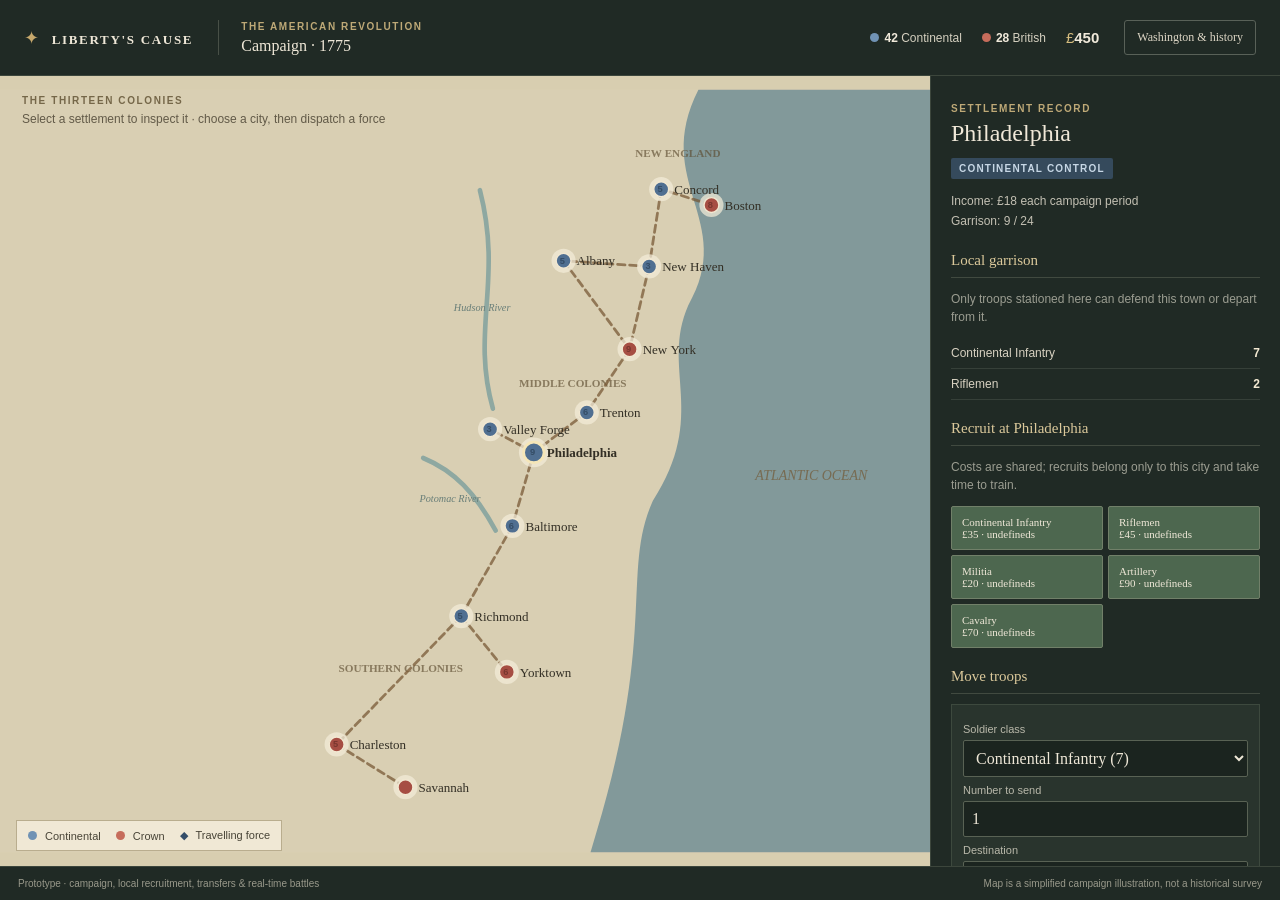
<file: index.html>
<!doctype html>
<html lang="en">
<head>
  <meta charset="UTF-8">
  <meta name="viewport" content="width=device-width, initial-scale=1.0">
  <meta name="theme-color" content="#18251f">
  <meta name="description" content="A playable American Revolution real-time strategy campaign prototype.">
  <title>Liberty's Cause — American Revolution RTS</title>
  <link rel="stylesheet" href="styles.css">
</head>
<body>
  <main id="game-shell">
    <header class="topbar">
      <a class="wordmark" href="#" aria-label="Liberty's Cause home"><span class="wordmark-star">✦</span> LIBERTY'S CAUSE</a>
      <div class="campaign-heading"><span class="eyebrow">THE AMERICAN REVOLUTION</span><strong id="year-label">Campaign · 1775</strong></div>
      <div class="campaign-stats">
        <span><i class="dot blue"></i><b id="american-count">—</b> Continental</span>
        <span><i class="dot red"></i><b id="british-count">—</b> British</span>
        <span class="money-stat">£<b id="money-count">—</b></span>
      </div>
      <button id="history-button" class="quiet-button" type="button">Washington &amp; history</button>
    </header>
    <section class="game-layout" aria-label="Campaign game">
      <section class="map-wrap" aria-label="Campaign map">
        <div class="map-caption"><span class="eyebrow" id="map-title">THE THIRTEEN COLONIES</span><span id="map-help">Select a settlement to inspect it · choose a city, then dispatch a force</span></div>
        <canvas id="game-canvas" aria-label="Interactive campaign map and tactical battlefield"></canvas>
        <div class="map-legend" id="map-legend"><span><i class="dot blue"></i> Continental</span><span><i class="dot red"></i> Crown</span><span><i class="army-key">◆</i> Travelling force</span></div>
        <div id="toast" class="toast" role="status" aria-live="polite"></div>
      </section>
      <aside id="city-panel" class="side-panel" aria-live="polite"></aside>
    </section>
    <footer class="footer"><span>Prototype · campaign, local recruitment, transfers &amp; real-time battles</span><span>Map is a simplified campaign illustration, not a historical survey</span></footer>
  </main>
  <dialog id="about-dialog" class="about-dialog">
    <form method="dialog"><button class="dialog-close" aria-label="Close">×</button></form>
    <span class="eyebrow">HISTORY &amp; GAMEPLAY</span>
    <h2>George Washington and the Revolution</h2>
    <p>George Washington (1732–1799) served as commander-in-chief of the Continental Army from 1775. His leadership helped hold the revolutionary cause together through difficult campaigns, including the winter at Valley Forge, and the allied victory at Yorktown in 1781. He later became the first U.S. president.</p>
    <p>Washington was also a slaveholder. His life and the Revolution's language of liberty existed in contradiction with the enslavement of people. This game should present that history honestly, not as an uncomplicated celebration.</p>
    <p class="history-note"><strong>Prototype note:</strong> The campaign map and starting forces are simplified for play. This prototype currently includes recruiting, city transfers, unoccupied captures, and simple real-time battles; the broader historical campaign, events, upgrades, French allies, and detailed battle objectives remain future work.</p>
  </dialog>
  <script type="module" src="src/main.js"></script>
</body>
</html>
</file>
<file: styles.css>
:root{font-family:Georgia,"Times New Roman",serif;color:#eee7d7;background:#18211e;font-synthesis:none;--panel:#202a25;--muted:#aaa996;--blue:#506f91;--red:#a64e43;--gold:#c6a86c}*{box-sizing:border-box}body{margin:0;min-width:320px;min-height:100vh;background:#18211e}button,select,input{font:inherit}button{color:inherit}#game-shell{height:100vh;min-height:620px;display:flex;flex-direction:column}.topbar{min-height:76px;padding:0 24px;display:flex;align-items:center;gap:25px;background:#202a25;border-bottom:1px solid #3c463c}.wordmark{color:#eee7d7;text-decoration:none;white-space:nowrap;letter-spacing:.13em;font-size:13px;font-weight:bold}.wordmark-star{color:var(--gold);font-size:18px;margin-right:6px}.campaign-heading{padding-left:22px;border-left:1px solid #485047;display:flex;flex-direction:column;gap:4px;white-space:nowrap}.eyebrow{color:#bea977;font:bold 10px/1.3 Arial,sans-serif;letter-spacing:.16em}.campaign-heading strong{font-size:16px;font-weight:normal}.campaign-stats{margin-left:auto;display:flex;gap:20px;align-items:center;color:#d5d0c0;font:12px Arial,sans-serif;white-space:nowrap}.campaign-stats b{color:#f1eadb}.money-stat{font-size:15px;color:#d6bd7f}.dot{width:9px;height:9px;border-radius:50%;display:inline-block;margin-right:5px}.dot.blue{background:#7092b4}.dot.red{background:#c66c5b}.quiet-button{background:transparent;border:1px solid #596158;color:#ddd6c5;padding:9px 12px;border-radius:3px;cursor:pointer;font-size:12px;white-space:nowrap}.quiet-button:hover{border-color:var(--gold)}.game-layout{flex:1;min-height:0;display:grid;grid-template-columns:minmax(0,1fr) 350px}.map-wrap{position:relative;min-width:0;min-height:0;overflow:hidden;background:#d8ceb0}#game-canvas{position:absolute;inset:0;display:block;width:100%;height:100%;cursor:crosshair}.map-caption{position:absolute;z-index:1;top:18px;left:22px;display:flex;flex-direction:column;gap:5px;color:#625a48;font:12px Arial,sans-serif;pointer-events:none}.map-caption .eyebrow{color:#756749}.map-legend{position:absolute;z-index:1;bottom:15px;left:16px;display:flex;gap:15px;align-items:center;padding:8px 11px;background:rgba(242,235,216,.92);color:#484437;border:1px solid #b9ad8e;font:11px Arial,sans-serif;pointer-events:none}.army-key{color:#344d69;font-style:normal;margin-right:5px}.side-panel{background:#202a25;border-left:1px solid #3c463c;padding:22px 20px;overflow-y:auto}.side-panel h1{font-size:24px;font-weight:normal;margin:4px 0 8px;color:#f0e8d8}.side-panel h2{font-size:15px;font-weight:normal;color:#dbc99b;margin:20px 0 9px;padding-bottom:8px;border-bottom:1px solid #414a40}.side-panel p{color:#c3c0b3;font:13px/1.5 Arial,sans-serif}.side-panel .muted{color:#9b9d91;font-size:12px}.owner-tag{display:inline-block;padding:5px 8px;border-radius:2px;margin:3px 0 12px;font:bold 10px Arial,sans-serif;letter-spacing:.12em;text-transform:uppercase}.owner-tag.american{background:#354a5c;color:#c7d7e5}.owner-tag.british{background:#573831;color:#f0c4b8}.garrison-row{display:flex;justify-content:space-between;padding:8px 0;border-bottom:1px solid #364039;color:#d8d2c2;font:12px Arial,sans-serif}.garrison-row strong{color:#f4ead3}.panel-card{background:#29342d;padding:11px;border:1px solid #3d493e;margin:10px 0}.panel-card label{display:block;color:#b9b8aa;font:11px Arial,sans-serif;margin:7px 0 5px}select,input[type=number]{width:100%;background:#1b241f;border:1px solid #596254;color:#eee7d7;border-radius:2px;padding:8px}.panel-button,.recruit-button{width:100%;padding:9px 10px;margin-top:7px;background:#4d674f;border:1px solid #718069;border-radius:2px;cursor:pointer;text-align:left;font-size:12px}.panel-button:hover:not(:disabled),.recruit-button:hover:not(:disabled){background:#607c5f}.panel-button.secondary{background:#334352;border-color:#586b7a}.panel-button.danger{background:#71443a;border-color:#9c6555}.panel-button:disabled,.recruit-button:disabled{opacity:.42;cursor:not-allowed}.recruit-grid{display:grid;grid-template-columns:1fr 1fr;gap:5px}.recruit-button{margin:0;font-size:11px}.city-meta{font:12px/1.7 Arial,sans-serif;color:#c3c0b3}.army-card{background:#2b3832;border-left:3px solid #718cac;margin:9px 0;padding:9px;font:12px/1.5 Arial,sans-serif;color:#ddd7c8}.empty-state{padding-top:55px}.empty-state .seal{font-size:38px;color:var(--gold)}.toast{position:absolute;z-index:3;left:50%;bottom:58px;transform:translate(-50%,10px);max-width:min(520px,90%);padding:11px 16px;background:#202a25;border:1px solid #a48d59;color:#f2e7cb;font:13px/1.4 Arial,sans-serif;opacity:0;transition:opacity .2s,transform .2s;pointer-events:none}.toast.show{opacity:1;transform:translate(-50%,0)}.footer{min-height:34px;display:flex;justify-content:space-between;align-items:center;gap:12px;padding:0 18px;color:#99998b;background:#202a25;border-top:1px solid #3c463c;font:10px Arial,sans-serif}.about-dialog{width:min(540px,calc(100% - 30px));padding:30px;border:1px solid #81724f;background:#202a25;color:#eee7d7;box-shadow:0 18px 70px #0009}.about-dialog::backdrop{background:#0d1410bd}.about-dialog h2{font-weight:normal;font-size:26px;margin:12px 0}.about-dialog p{color:#c3c0b3;font:14px/1.65 Arial,sans-serif}.about-dialog .history-note{border-top:1px solid #414a40;padding-top:12px;font-size:12px}.dialog-close{float:right;border:0;background:none;color:#d9d0bc;font-size:25px;cursor:pointer}.battle-status{font:12px/1.6 Arial,sans-serif;color:#d7d1c2}.unit-health{height:6px;background:#493a32;margin:5px 0 10px}.unit-health span{height:100%;display:block;background:#7c9a70}.map-wrap.battle-mode #game-canvas{cursor:crosshair}@media(max-width:980px){.topbar{padding:0 14px;gap:12px}.campaign-heading{padding-left:12px}.campaign-stats{gap:10px}.game-layout{grid-template-columns:minmax(0,1fr) 315px}}@media(max-width:740px){#game-shell{height:auto;min-height:100vh}.topbar{min-height:unset;padding:12px;flex-wrap:wrap;gap:9px}.campaign-heading{padding-left:10px}.campaign-stats{order:3;width:100%;margin:0}.quiet-button{margin-left:auto}.game-layout{display:flex;flex-direction:column;min-height:0}.map-wrap{height:58vh;min-height:400px}.side-panel{min-height:360px;border-left:0;border-top:1px solid #3c463c}.footer{align-items:flex-start;flex-direction:column;justify-content:center;padding:8px 12px;gap:4px}}@media(max-width:430px){.wordmark{font-size:11px}.campaign-heading strong{font-size:13px}.eyebrow{font-size:9px}.map-caption{top:12px;left:12px;font-size:10px}.map-legend{gap:8px;font-size:10px;left:8px;bottom:8px}}
</file>
